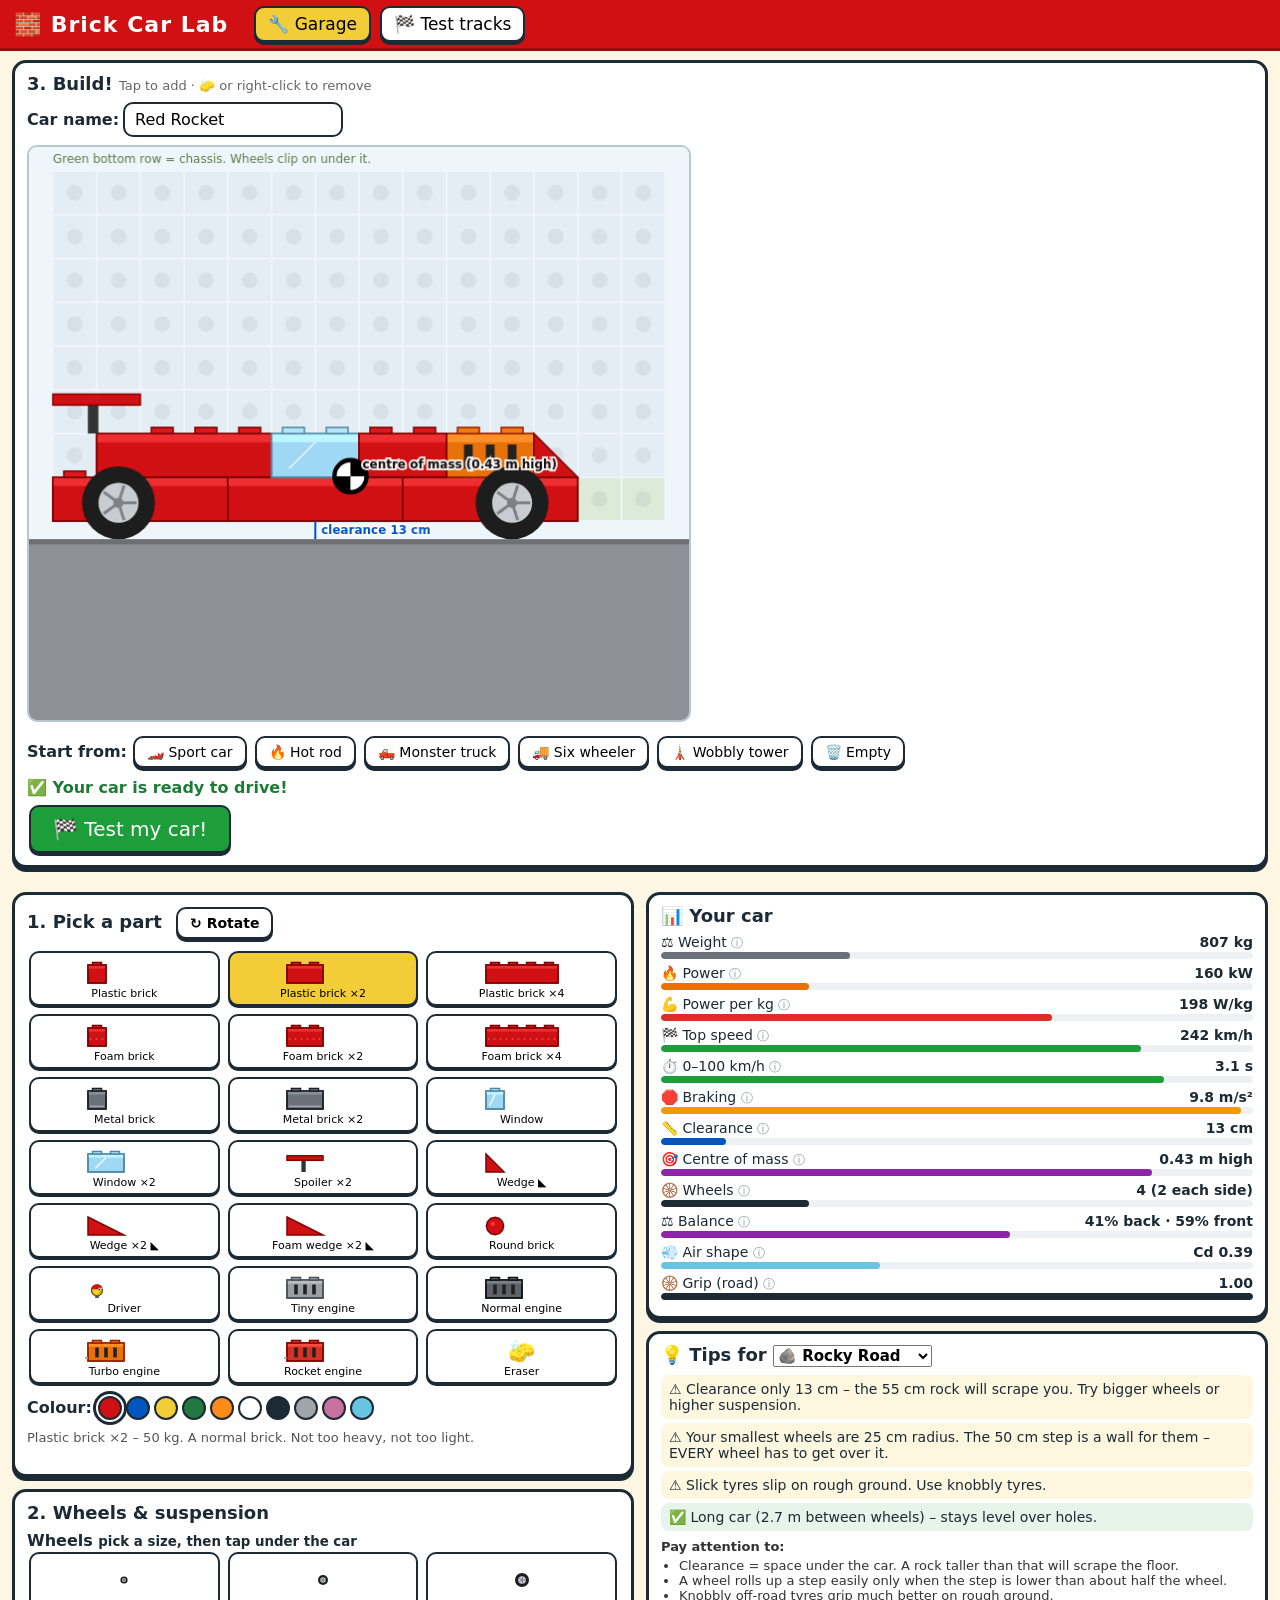
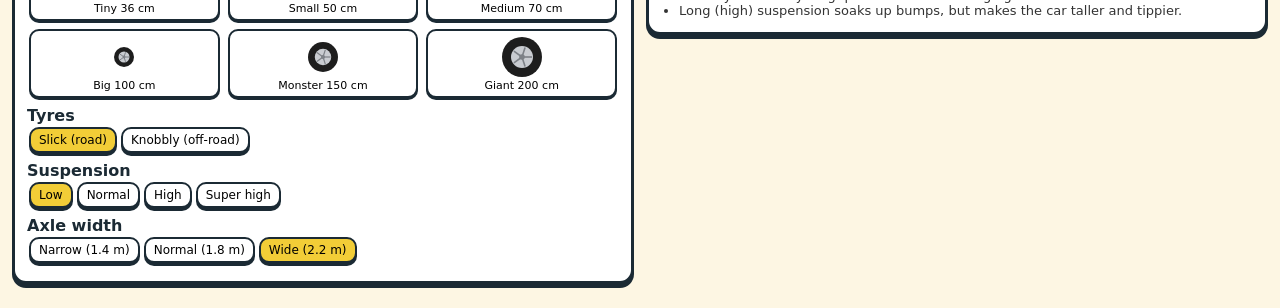
<file: index.html>
<!DOCTYPE html>
<html lang="en">
<head>
  <meta charset="utf-8">
  <meta name="viewport" content="width=device-width, initial-scale=1, maximum-scale=1, user-scalable=no, viewport-fit=cover">
  <meta name="apple-mobile-web-app-capable" content="yes">
  <meta name="mobile-web-app-capable" content="yes">
  <meta name="apple-mobile-web-app-title" content="Brick Car Lab">
  <title>Brick Car Lab</title>
  <link rel="stylesheet" href="style.css">
</head>
<body>
  <header>
    <h1>🧱 Brick Car Lab</h1>
    <nav>
      <button data-nav="garage">🔧 Garage</button>
      <button data-nav="tracks">🏁 Test tracks</button>
    </nav>
  </header>

  <main>
    <section id="garage" class="screen">
      <div class="col-left">
        <div class="panel">
          <h2>1. Pick a part <button id="btn-rotate" title="Turn the wedge">↻ Rotate</button></h2>
          <div id="palette"></div>
          <div class="row"><b>Colour:</b> <span id="colors"></span></div>
          <p id="tool-hint" class="hint"></p>
        </div>
        <div class="panel">
          <h2>2. Wheels &amp; suspension</h2>
          <div class="optrow"><b>Wheels <small>pick a size, then tap under the car</small></b><span id="wheel-tools"></span></div>
          <div class="optrow"><b>Tyres</b><span id="opt-tyre"></span></div>
          <div class="optrow"><b>Suspension</b><span id="opt-lift"></span></div>
          <div class="optrow"><b>Axle width</b><span id="opt-width"></span></div>
        </div>
      </div>

      <div class="col-mid">
        <div class="panel">
          <h2>3. Build! <small>Tap to add · 🧽 or right-click to remove</small></h2>
          <div class="row"><b>Car name:</b> <input id="car-name" maxlength="24" autocomplete="off" placeholder="My car"></div>
          <canvas id="builder-canvas"></canvas>
          <div class="row">
            <b>Start from:</b>
            <button data-preset="sport">🏎️ Sport car</button>
            <button data-preset="hotrod">🔥 Hot rod</button>
            <button data-preset="monster">🛻 Monster truck</button>
            <button data-preset="truck">🚚 Six wheeler</button>
            <button data-preset="tower">🗼 Wobbly tower</button>
            <button id="btn-clear">🗑️ Empty</button>
          </div>
          <ul id="problems"></ul>
          <button id="btn-to-tracks" class="big need-car">🏁 Test my car!</button>
        </div>
      </div>

      <div class="col-right">
        <div class="panel">
          <h2>📊 Your car</h2>
          <div id="stats"></div>
        </div>
        <div class="panel">
          <h2>💡 Tips for <select id="tips-track"></select></h2>
          <div id="tips"></div>
        </div>
      </div>
    </section>

    <section id="tracks" class="screen" hidden>
      <h2 class="center">Choose a test track</h2>
      <div id="track-list"></div>
    </section>

    <section id="drive" class="screen" hidden>
      <div class="drive-top">
        <h2 id="drive-title"></h2>
        <span class="timer">⏱️ <span id="hud-time">0.0 s</span></span>
        <button id="btn-pause"></button>
        <button id="btn-slow" title="Slow motion">🐢 Slow-mo</button>
        <button id="btn-arrows" title="Show force arrows">➡️ Forces</button>
        <button id="btn-restart">🔄 Restart</button>
        <button id="btn-garage">🔧 Garage</button>
      </div>
      <p id="drive-challenge" class="challenge"></p>
      <div class="drive-body">
        <div class="stage">
          <canvas id="drive-canvas" width="1000" height="520"></canvas>
          <div id="hint-start" class="overlay-hint">Hold <b>GAS</b> to start!<br><small>BRAKE slows down · in the air BRAKE tips the nose down · keys → ←</small></div>
          <div id="result" class="result" hidden>
            <h2></h2>
            <div class="stars"></div>
            <p class="reason"></p>
            <p class="record"></p>
            <p class="why"></p>
            <div class="fix"></div>
            <div class="row">
              <button id="res-retry" class="big">🔄 Try again</button>
              <button id="res-garage">🔧 Change my car</button>
              <button id="res-records">📜 Record book</button>
              <button id="res-tracks">🏁 Other tracks</button>
            </div>
          </div>
          <div class="pedals">
            <button id="pedal-brake" class="pedal brake">BRAKE</button>
            <button id="pedal-gas" class="pedal gas">GAS</button>
          </div>
        </div>
        <div class="lab panel">
          <div class="speedo"><span id="hud-speed">0</span><small>km/h</small></div>
          <div class="hud-sub" id="hud-ms"></div>
          <div class="hud-row"><b>Acceleration</b> <span id="hud-acc"></span></div>
          <div class="hud-row"><b>Speed increment</b> <span id="hud-inc"></span></div>
          <canvas id="speed-graph" width="320" height="120"></canvas>
          <div class="small">Steep line = big speed increment (fast acceleration). Flat line = steady speed.</div>
          <h3>🧪 Physics lab</h3>
          <div id="formulas"></div>
          <p id="drive-lesson" class="lesson"></p>
        </div>
      </div>
    </section>
  </main>

  <div id="records" class="modal" hidden>
    <div class="modal-box">
      <h2 id="records-title"></h2>
      <p class="small">Every finished run is saved here (in this browser). Compare your cars – tap 🔧 to load one back into the garage.</p>
      <div id="records-body"></div>
      <div class="row">
        <button id="records-close" class="big">Close</button>
        <button id="records-clear">🗑️ Clear this track</button>
      </div>
    </div>
  </div>

  <script src="parts.js"></script>
  <script src="car.js"></script>
  <script src="tracks.js"></script>
  <script src="tips.js"></script>
  <script src="physics.js"></script>
  <script src="records.js"></script>
  <script src="render.js"></script>
  <script src="builder.js"></script>
  <script src="drive.js"></script>
  <script src="main.js"></script>
</body>
</html>
</file>
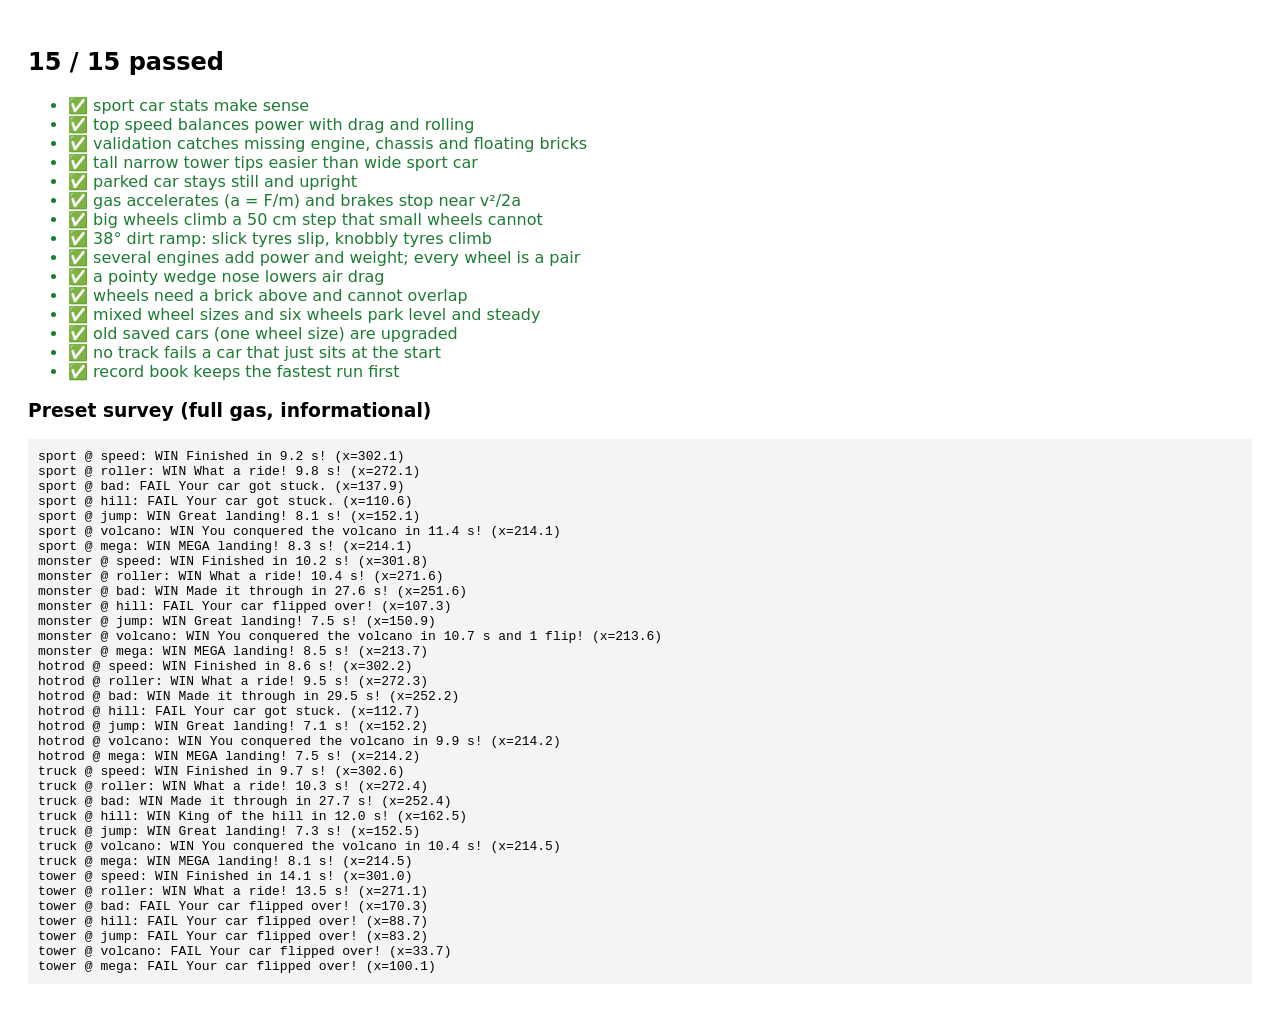
<file: tests.html>
<!DOCTYPE html>
<html lang="en">
<head>
  <meta charset="utf-8">
  <title>Brick Car Lab – tests</title>
  <style>
    body { font-family: system-ui, sans-serif; padding: 20px; }
    .ok { color: #1e7b34; } .fail { color: #c5221f; font-weight: bold; }
    pre { background: #f4f4f4; padding: 10px; }
  </style>
</head>
<body>
  <div id="out">Running…</div>
  <h3>Preset survey (full gas, informational)</h3>
  <pre id="survey"></pre>
  <script src="parts.js"></script>
  <script src="car.js"></script>
  <script src="tracks.js"></script>
  <script src="tips.js"></script>
  <script src="physics.js"></script>
  <script src="records.js"></script>
  <script src="tests.js"></script>
</body>
</html>
</file>
<file: style.css>
* { box-sizing: border-box; }
[hidden] { display: none !important; }
html { -webkit-text-size-adjust: 100%; }
body { -webkit-tap-highlight-color: transparent; overscroll-behavior: none; padding: env(safe-area-inset-top) env(safe-area-inset-right) 0 env(safe-area-inset-left); }
button, canvas, .stat { -webkit-user-select: none; user-select: none; -webkit-touch-callout: none; touch-action: manipulation; }
body { margin: 0; font-family: system-ui, -apple-system, "Segoe UI", sans-serif; background: #fdf6e3; color: #1b2a34; }
header { display: flex; align-items: center; gap: 24px; padding: 8px 18px; background: #d01012; color: #fff; box-shadow: 0 3px 0 #9b0c0d; }
header h1 { margin: 0; font-size: 26px; letter-spacing: 1px; }
nav button { font-size: 17px; }
button { font: inherit; font-size: 14px; padding: 6px 12px; border: 2px solid #1b2a34; border-radius: 10px; background: #fff; cursor: pointer; box-shadow: 0 3px 0 #1b2a34; margin: 2px; }
button:active { transform: translateY(2px); box-shadow: 0 1px 0 #1b2a34; }
button.active { background: #f2cd37; }
button:disabled { opacity: 0.45; cursor: not-allowed; }
button.big { font-size: 20px; padding: 10px 22px; background: #1e9e3a; color: #fff; }
main { padding: 12px; }
h2 { margin: 0 0 8px; font-size: 18px; }
h2 small { font-weight: normal; color: #666; font-size: 13px; }
.panel { background: #fff; border: 3px solid #1b2a34; border-radius: 14px; padding: 10px 12px; margin-bottom: 12px; box-shadow: 0 4px 0 #1b2a34; }
.row { margin: 8px 0; display: flex; flex-wrap: wrap; align-items: center; gap: 4px; }
.hint { color: #555; font-size: 13px; min-height: 34px; margin: 6px 0 0; }
.small { font-size: 12px; color: #666; }
.center { text-align: center; }

#garage { display: grid; grid-template-columns: 300px auto 340px; gap: 12px; align-items: start; }
#palette { display: grid; grid-template-columns: repeat(3, 1fr); gap: 4px; }
.tool { display: flex; flex-direction: column; align-items: center; padding: 4px; font-size: 11px; box-shadow: 0 2px 0 #1b2a34; }
.tool canvas { width: 80px; height: 30px; }
.swatch { width: 24px; height: 24px; padding: 0; border-radius: 50%; box-shadow: none; }
.swatch.active { outline: 3px solid #1b2a34; outline-offset: 2px; }
.optrow { display: flex; flex-direction: column; margin-bottom: 6px; }
.optrow span { display: flex; flex-wrap: wrap; }
.opt { font-size: 12px; padding: 4px 8px; }
#builder-canvas { width: 100%; max-width: 664px; border-radius: 10px; border: 2px solid #b7c7d1; touch-action: none; cursor: crosshair; }
#problems { margin: 6px 0; padding-left: 20px; color: #b3261e; font-weight: 600; }
#problems li.ok { color: #1e7b34; list-style: none; margin-left: -20px; }
.stat { display: grid; grid-template-columns: 1fr auto; gap: 0 8px; font-size: 14px; margin-bottom: 6px; cursor: help; }
.stat .v { font-weight: 700; }
.stat .q { color: #8a96a0; font-size: 12px; }
.stat .d { grid-column: 1 / 3; display: none; font-size: 12px; color: #3c4a55; background: #f3f6f9; border-radius: 6px; padding: 4px 6px; margin-top: 3px; }
.stat.open .d { display: block; }
.bar { grid-column: 1 / 3; display: block; height: 7px; background: #eef1f4; border-radius: 4px; overflow: hidden; }
.bar i { display: block; height: 100%; border-radius: 4px; }
.checks { list-style: none; padding: 0; margin: 0 0 8px; }
.checks li { padding: 6px 8px; border-radius: 8px; margin-bottom: 4px; font-size: 14px; }
.checks li.ok { background: #e6f4ea; }
.checks li.warn { background: #fef7e0; }
.caveats { font-size: 13px; color: #333; }
.caveats ul { padding-left: 18px; margin: 4px 0; }
#tips-track { font: inherit; font-size: 15px; }

#track-list { display: grid; grid-template-columns: repeat(auto-fill, minmax(290px, 1fr)); gap: 14px; }
.card { background: #fff; border: 3px solid #1b2a34; border-radius: 16px; padding: 14px; box-shadow: 0 5px 0 #1b2a34; }
.card .emoji { font-size: 40px; }
.card h3 { margin: 4px 0; font-size: 22px; }
.card .got { font-size: 20px; }
.card .challenge { font-weight: 600; }
.card .lesson { font-size: 14px; color: #3c4a55; }
.card .hint { min-height: 0; }

.drive-top { display: flex; align-items: center; gap: 8px; flex-wrap: wrap; }
.drive-top h2 { margin: 0 12px 0 0; font-size: 24px; }
.timer { font-size: 20px; font-weight: 700; margin-right: 10px; min-width: 110px; }
.challenge { font-weight: 600; margin: 6px 0 10px; }
.drive-body { display: grid; grid-template-columns: minmax(0, 1fr) 360px; gap: 12px; align-items: start; }
.stage { position: relative; }
#drive-canvas { width: 100%; height: 520px; border-radius: 14px; border: 3px solid #1b2a34; display: block; }
.overlay-hint { position: absolute; top: 18px; left: 50%; transform: translateX(-50%); background: rgba(27,42,52,0.85); color: #fff; padding: 10px 18px; border-radius: 12px; text-align: center; font-size: 20px; pointer-events: none; }
.result { z-index: 2; position: absolute; inset: 30px 60px auto 60px; background: #fff; border: 4px solid #1b2a34; border-radius: 18px; padding: 18px 22px; box-shadow: 0 8px 0 #1b2a34; }
.result h2 { font-size: 30px; }
.result .stars { font-size: 34px; }
.result .reason { font-size: 20px; font-weight: 700; }
.result .why { font-size: 16px; }
.pedals { position: absolute; left: 12px; right: 12px; bottom: 12px; display: flex; justify-content: space-between; pointer-events: none; }
.pedal { pointer-events: auto; width: 24%; max-width: 220px; height: 84px; opacity: 0.85; touch-action: none; -webkit-user-select: none; -webkit-touch-callout: none; font-size: 26px; font-weight: 800; color: #fff; touch-action: none; user-select: none; }
.pedal.gas { background: #1e9e3a; }
.pedal.brake { background: #d93025; }
.pedal.down { transform: translateY(3px); box-shadow: 0 0 0 #1b2a34; }
.lab .speedo { font-size: 64px; font-weight: 800; line-height: 1; }
.lab .speedo small { font-size: 18px; margin-left: 6px; }
.hud-sub { color: #555; font-size: 13px; margin-bottom: 6px; }
.hud-row { display: flex; justify-content: space-between; font-size: 16px; padding: 3px 0; border-bottom: 1px dashed #ddd; }
#speed-graph { width: 100%; border: 1px solid #ddd; border-radius: 6px; margin-top: 8px; }
.lab h3 { margin: 10px 0 4px; }
.eq { font-size: 14px; padding: 3px 0; }
.eq.small { font-size: 12px; color: #666; }
.g { color: #1e7b34; } .r { color: #c5221f; } .o { color: #c26401; } .b { color: #1a5fc8; } .br { color: #795548; }
.meter { font-size: 13px; margin: 4px 0; }
.meter .bar { height: 10px; margin-top: 2px; }
.lesson { font-size: 14px; background: #e8f0fe; padding: 8px; border-radius: 8px; }

@media (max-width: 1300px) {
  #garage { grid-template-columns: 1fr 1fr; }
  .col-mid { grid-column: 1 / 3; grid-row: 1; }
  .drive-body { grid-template-columns: minmax(0, 1fr) 300px; }
  .lab .speedo { font-size: 48px; }
}
@media (max-width: 900px) {
  .drive-body { grid-template-columns: 1fr; }
}
@media (max-width: 700px) {
  #garage { grid-template-columns: 1fr; }
  .col-mid { grid-column: 1; }
  #palette { grid-template-columns: repeat(4, 1fr); }
}
/* Compact drive screen so the road and pedals fit on a tablet without scrolling. */
@media (max-height: 900px) {
  header { padding: 4px 14px; }
  header h1 { font-size: 22px; }
  #drive .challenge { font-size: 14px; margin: 4px 0 6px; }
  .drive-top h2 { font-size: 20px; }
  .drive-top button { padding: 4px 10px; }
  .result { inset: 12px 12px auto 12px; max-height: calc(100% - 24px); overflow: auto; }
}

/* Wheels, wedges, names */
#wheel-tools { display: grid !important; grid-template-columns: repeat(3, 1fr); gap: 4px; }
.wheel-tool canvas { width: 44px; height: 44px; }
#btn-rotate { font-size: 14px; margin-left: 8px; }
#car-name { font: inherit; font-size: 16px; padding: 6px 10px; border: 2px solid #1b2a34; border-radius: 10px; width: 220px; }

/* Track cards */
.card { position: relative; }
.card .level { position: absolute; top: 14px; right: 14px; font-size: 12px; font-weight: 700; padding: 3px 10px; border-radius: 10px; color: #fff; }
.level-1 .level { background: #1e9e3a; } .level-2 .level { background: #f29900; } .level-3 .level { background: #d93025; }
.card .best { font-size: 15px; background: #fff8e1; padding: 6px 8px; border-radius: 8px; }

/* Results and energy bar */
.result .record { font-size: 18px; font-weight: 700; color: #b06000; }
.energy { display: flex; height: 14px; border-radius: 7px; overflow: hidden; background: #eef1f4; margin: 4px 0; }
.energy i { display: block; height: 100%; }
.energy .pe { background: #1a73e8; } .energy .ke { background: #d93025; }

/* Record book */
.modal { position: fixed; inset: 0; background: rgba(27, 42, 52, 0.55); z-index: 10; display: flex; align-items: flex-start; justify-content: center; padding: 20px; overflow: auto; }
.modal-box { background: #fff; border: 4px solid #1b2a34; border-radius: 18px; padding: 16px 20px; max-width: 1000px; width: 100%; box-shadow: 0 8px 0 #1b2a34; }
.records { width: 100%; border-collapse: collapse; font-size: 14px; }
.records th { text-align: left; border-bottom: 2px solid #1b2a34; padding: 4px 6px; }
.records td { border-bottom: 1px dashed #ccd3d8; padding: 4px 6px; vertical-align: middle; }
.records .medal { font-size: 22px; text-align: center; }
.records .car canvas { width: 140px; height: 64px; display: block; }
.records .car div { font-weight: 700; }
.empty { font-size: 18px; text-align: center; padding: 20px; }
@media (max-width: 800px) { .records th:nth-child(5), .records td:nth-child(5), .records th:nth-child(9), .records td:nth-child(9) { display: none; } }
</file>
